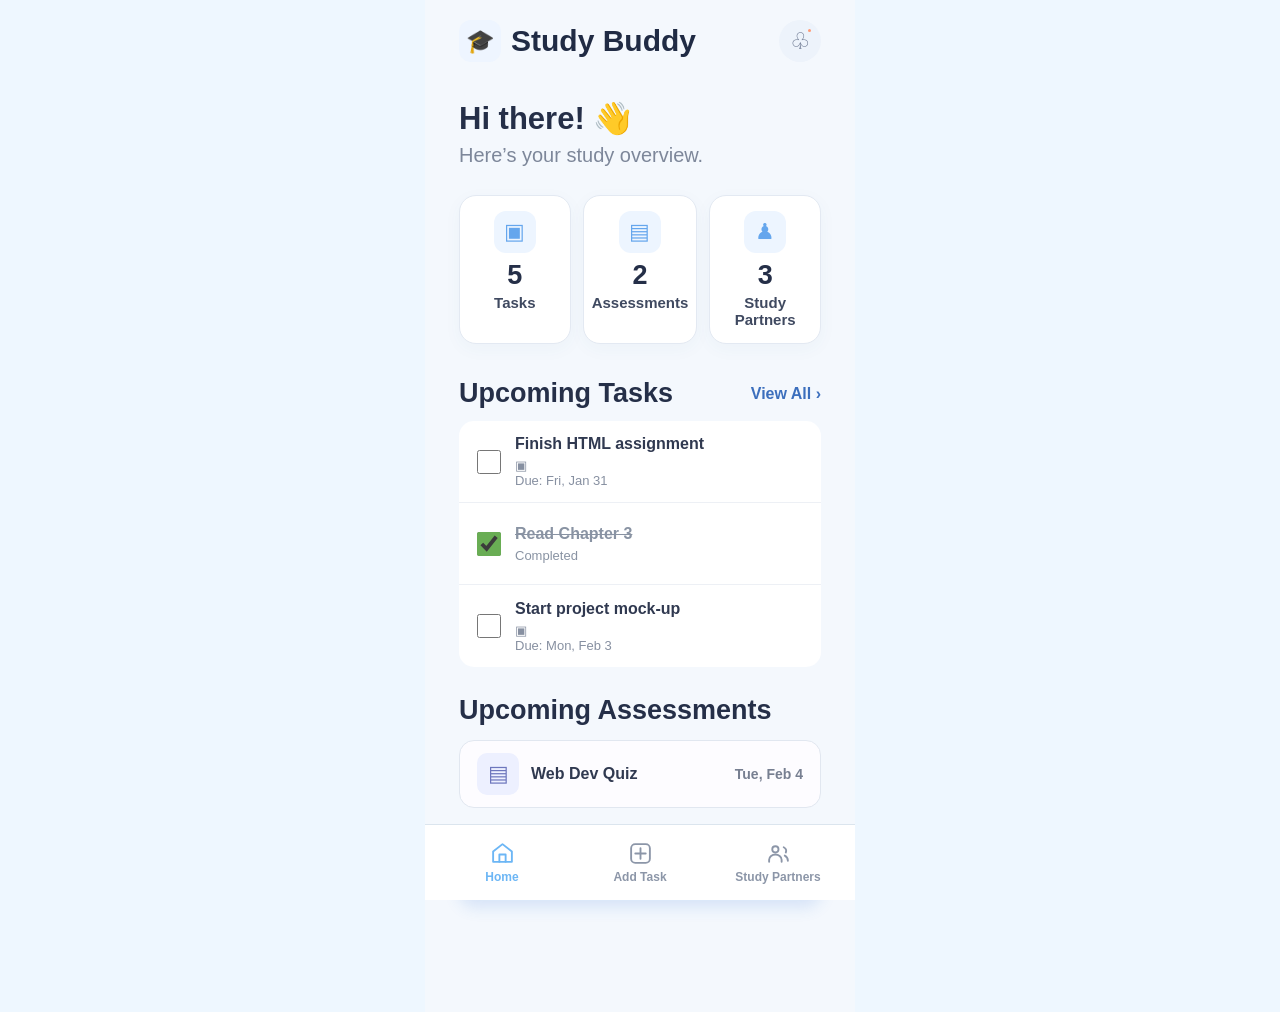
<file: index.html>
<!DOCTYPE html>
<html lang="en">
<head>
  <meta charset="UTF-8">
  <meta name="viewport" content="width=device-width, initial-scale=1.0">
  <title>Study Buddy</title>
  <link rel="stylesheet" href="css/styles.css">
</head>
<body>
  <main class="app home-page">
    <header class="home-header">
      <div class="brand">
        <span class="brand-icon" aria-hidden="true">🎓</span>
        <h1>Study Buddy</h1>
      </div>
      <button class="notification-button" type="button" aria-label="Notifications">
        <span aria-hidden="true">♧</span>
        <span class="notification-dot"></span>
      </button>
    </header>

    <section class="welcome">
      <h2>Hi there! <span aria-hidden="true">👋</span></h2>
      <p>Here’s your study overview.</p>
    </section>

    <section class="summary-grid" aria-label="Study summary">
      <article class="summary-card">
        <span class="summary-icon calendar-icon" aria-hidden="true">▣</span>
        <strong>5</strong>
        <span>Tasks</span>
      </article>
      <article class="summary-card">
        <span class="summary-icon book-icon" aria-hidden="true">▤</span>
        <strong>2</strong>
        <span>Assessments</span>
      </article>
      <article class="summary-card">
        <span class="summary-icon people-icon" aria-hidden="true">♟</span>
        <strong>3</strong>
        <span>Study Partners</span>
      </article>
    </section>

    <section class="content-section">
      <div class="section-heading">
        <h2>Upcoming Tasks</h2>
        <a href="add-task.html">View All ›</a>
      </div>

      <div class="task-list">
        <label class="task-row">
          <input type="checkbox">
          <span>
            <strong>Finish HTML assignment</strong>
            <small><span aria-hidden="true">▣</span> Due: Fri, Jan 31</small>
          </span>
        </label>
        <label class="task-row completed">
          <input type="checkbox" checked>
          <span>
            <strong>Read Chapter 3</strong>
            <small>Completed</small>
          </span>
        </label>
        <label class="task-row">
          <input type="checkbox">
          <span>
            <strong>Start project mock-up</strong>
            <small><span aria-hidden="true">▣</span> Due: Mon, Feb 3</small>
          </span>
        </label>
      </div>
    </section>

    <section class="content-section assessments-section">
      <h2>Upcoming Assessments</h2>
      <article class="assessment-card">
        <span class="assessment-icon" aria-hidden="true">▤</span>
        <strong>Web Dev Quiz</strong>
        <time datetime="2026-02-04">Tue, Feb 4</time>
      </article>
    </section>

    <a class="add-task-button" href="add-task.html">
      <span aria-hidden="true">＋</span>
      Add Task
    </a>
  </main>

  <nav class="bottom-nav" aria-label="Main navigation">
    <a class="nav-item active" href="index.html" aria-current="page">
      <svg viewBox="0 0 24 24" aria-hidden="true">
        <path d="M3 10L12 3l9 7v10H3V10Z"></path>
        <path d="M9 20v-7h6v7"></path>
      </svg>
      <span>Home</span>
    </a>
    <a class="nav-item" href="add-task.html">
      <svg viewBox="0 0 24 24" aria-hidden="true">
        <rect x="3" y="3" width="18" height="18" rx="4"></rect>
        <path d="M12 7v10M7 12h10"></path>
      </svg>
      <span>Add Task</span>
    </a>
    <a class="nav-item" href="study-partners.html">
      <svg viewBox="0 0 24 24" aria-hidden="true">
        <circle cx="9" cy="8" r="3"></circle>
        <path d="M3 20v-2c0-3 3-5 6-5s6 2 6 5v2"></path>
        <path d="M17 6c2 1 3 3 2 5M18 14c2 1 3 3 3 5"></path>
      </svg>
      <span>Study Partners</span>
    </a>
  </nav>
</body>
</html>
</file>
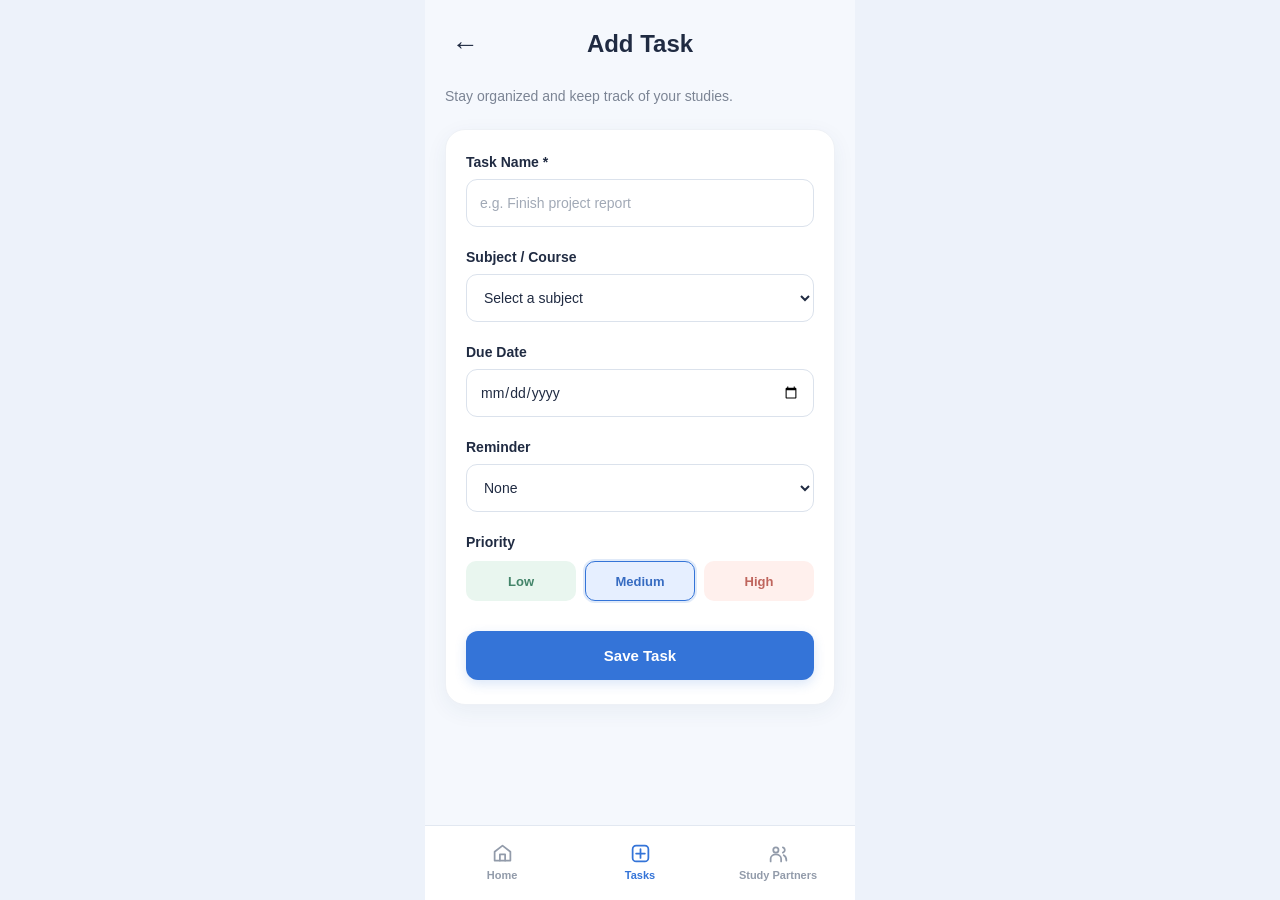
<file: add-task.html>
<!DOCTYPE html>
<html lang="en">
<head>
  <meta charset="UTF-8">
  <meta name="viewport" content="width=device-width, initial-scale=1.0">
  <title>Add Task | Study Buddy</title>
  <link rel="stylesheet" href="css/add-task.css">
</head>

<body>

  <div class="app">

    <header class="page-header">
      <a href="study-partners.html" class="back-button" aria-label="Back">
        &#8592;
      </a>
      <h1 class="page-title">Add Task</h1>
      <div class="header-spacer"></div>
    </header>

    <main class="main-content">

      <p class="page-description">
        Stay organized and keep track of your studies.
      </p>

      <section class="card">

        <form class="task-form">

          <div class="form-group">
            <label for="task-name">Task Name *</label>
            <input
              type="text"
              id="task-name"
              name="task-name"
              placeholder="e.g. Finish project report"
              required
            >
          </div>

          <div class="form-group">
            <label for="subject">Subject / Course</label>
            <select id="subject" name="subject">
              <option value="" selected disabled>
                Select a subject
              </option>
              <option value="web-development">
                Web Development
              </option>
              <option value="database">
                Database
              </option>
              <option value="programming">
                Programming
              </option>
              <option value="math">
                Mathematics
              </option>
              <option value="other">
                Other
              </option>
            </select>
          </div>

          <div class="form-group">
            <label for="due-date">Due Date</label>
            <input
              type="date"
              id="due-date"
              name="due-date"
            >
          </div>

          <div class="form-group">
            <label for="reminder">Reminder</label>
            <select id="reminder" name="reminder">
              <option value="none">None</option>
              <option value="1-hour">1 hour before</option>
              <option value="1-day">1 day before</option>
              <option value="2-days">2 days before</option>
              <option value="1-week">1 week before</option>
            </select>
          </div>

          <fieldset class="priority-fieldset">
            <legend>Priority</legend>

            <div class="priority-options">

              <label class="priority-option low">
                <input
                  type="radio"
                  name="priority"
                  value="low"
                >
                <span>Low</span>
              </label>

              <label class="priority-option medium">
                <input
                  type="radio"
                  name="priority"
                  value="medium"
                  checked
                >
                <span>Medium</span>
              </label>

              <label class="priority-option high">
                <input
                  type="radio"
                  name="priority"
                  value="high"
                >
                <span>High</span>
              </label>

            </div>
          </fieldset>

          <button type="button" class="primary-button">
            Save Task
          </button>

        </form>

      </section>

    </main>

  </div>

  <nav class="bottom-nav" aria-label="Main navigation">

    <a href="index.html" class="nav-item">
      <svg viewBox="0 0 24 24" fill="none"
           stroke="currentColor" stroke-width="2"
           stroke-linecap="round"
           stroke-linejoin="round"
           aria-hidden="true">
        <path d="M3 10L12 3L21 10V20H3V10Z"/>
        <path d="M9 20V13H15V20"/>
      </svg>
      <span>Home</span>
    </a>

    <a href="add-task.html"
       class="nav-item active"
       aria-current="page">
      <svg viewBox="0 0 24 24" fill="none"
           stroke="currentColor" stroke-width="2"
           stroke-linecap="round"
           stroke-linejoin="round"
           aria-hidden="true">
        <rect x="3" y="3" width="18"
              height="18" rx="4"/>
        <path d="M12 7V17M7 12H17"/>
      </svg>
      <span>Tasks</span>
    </a>

    <a href="study-partners.html" class="nav-item">
      <svg viewBox="0 0 24 24" fill="none"
           stroke="currentColor" stroke-width="2"
           stroke-linecap="round"
           stroke-linejoin="round"
           aria-hidden="true">
        <circle cx="9" cy="8" r="3"/>
        <path d="M3 21V18C3 15 6 13 9 13
                 C12 13 15 15 15 18V21"/>
        <path d="M17 5C20 6 20 10 17 11"/>
        <path d="M18 14C20 15 21 17 21 20"/>
      </svg>
      <span>Study Partners</span>
    </a>

  </nav>

</body>
</html>
</file>
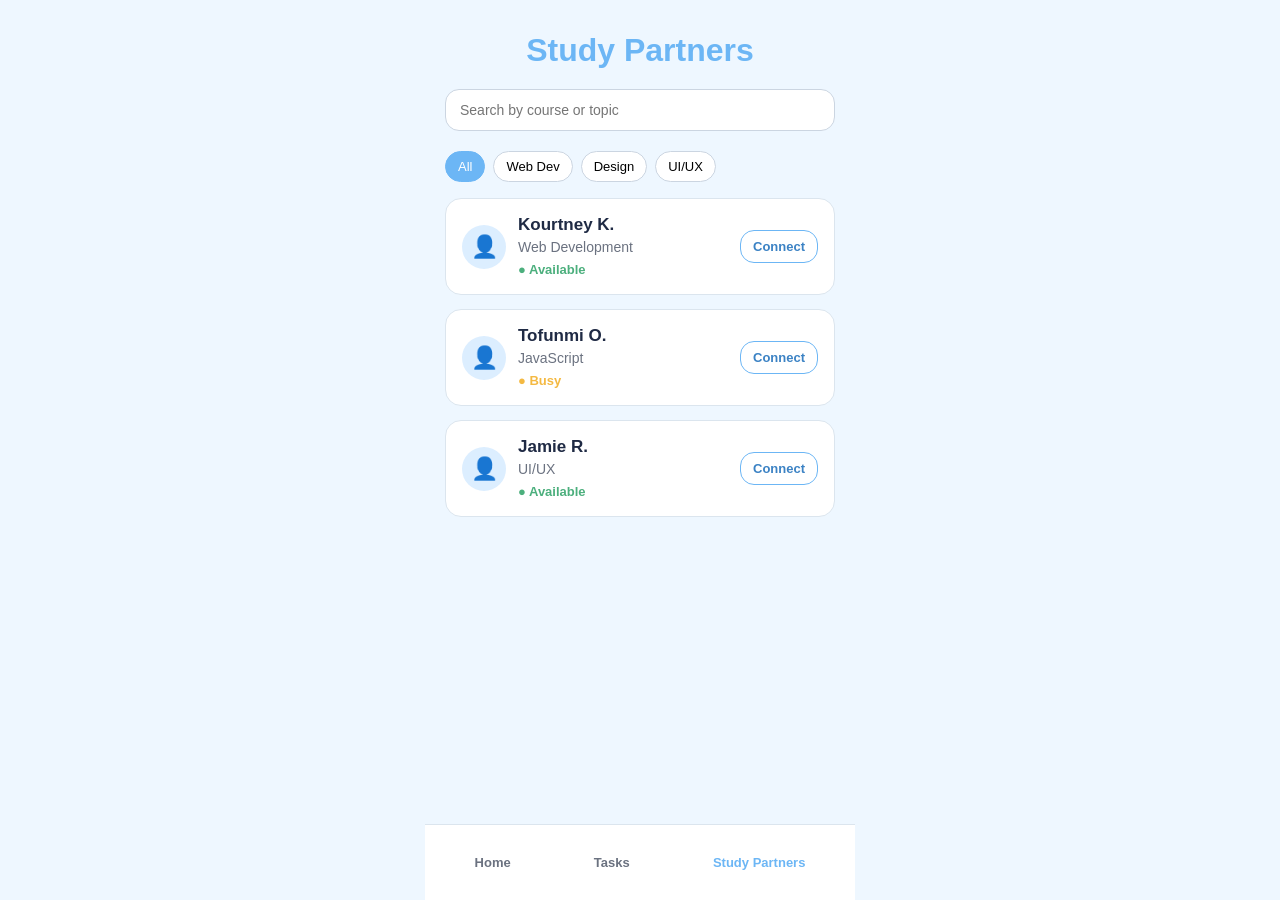
<file: study-partners.html>
<!DOCTYPE html>
<html lang="en">
<head>
  <meta charset="UTF-8">
  <meta name="viewport" content="width=device-width, initial-scale=1.0">
  <title>Study Partners</title>
  <link rel="stylesheet" href="css/styles.css">
</head>
<body>
    <main class="app">
  <h1>Study Partners</h1>
  <input
  class="search-bar"
  type="text"
  placeholder="Search by course or topic"
/>

<div class="filters">
    <button class="filter active">All</button>
    <button class="filter">Web Dev</button>
    <button class="filter">Design</button>
    <button class="filter">UI/UX</button>
  </div>
<div class="partner-card">
  <div class="avatar">👤</div>

  <div class="partner-info">
    <h2>Kourtney K.</h2>
    <p>Web Development</p>
    <span class="status available">● Available</span>
  </div>

  <button class="connect-btn">Connect</button>
</div>
<div class="partner-card">
  <div class="avatar">👤</div>

  <div class="partner-info">
    <h2>Tofunmi O.</h2>
    <p>JavaScript</p>
    <span class="status busy">● Busy</span>
  </div>

  <button class="connect-btn">Connect</button>
</div>

<div class="partner-card">
  <div class="avatar">👤</div>

  <div class="partner-info">
    <h2>Jamie R.</h2>
    <p>UI/UX</p>
    <span class="status available">● Available</span>
  </div>

  <button class="connect-btn">Connect</button>
</div>

</main>
<nav class="bottom-nav">
  <a href="index.html">Home</a>
  <a href="tasks.html">Tasks</a>
  <a href="study-partners.html" class="active">Study Partners</a>
</nav>
</body>
</html>
</file>
<file: css/styles.css>
* {
  box-sizing: border-box;
}

body {
  margin: 0;
  font-family: Arial, sans-serif;
  background-color: #eef7ff;
  color: #1f2a44;
}

.app {
  max-width: 430px;
  min-height: 100vh;
  margin: 0 auto;
  padding: 24px 20px 100px;
  background-color: #eef7ff;
}

h1 {
  text-align: center;
  color: #6cb6f5;
  margin-bottom: 24px;
}
.search-bar {
  width: 100%;
  padding: 12px 14px;
  border: 1px solid #cbd5e1;
  border-radius: 14px;
  font-size: 14px;
  background-color: #ffffff;
  margin-bottom: 12px;
}
.filters {
  display: flex;
  gap: 8px;
  margin-bottom: 18px;
}

.filter {
  border: 1px solid #cbd5e1;
  background-color: #ffffff;
  border-radius: 16px;
  padding: 7px 12px;
  font-size: 13px;
  cursor: pointer;
}

.filter.active {
  background-color: #6cb6f5;
  color: white;
  border-color: #6cb6f5;
}
.partner-card {
  display: flex;
  align-items: center;
  gap: 12px;
  background-color: #ffffff;
  border-radius: 16px;
  padding: 16px;
  margin-bottom: 14px;
  border: 1px solid #dbe5ee;
}

.avatar {
  width: 44px;
  height: 44px;
  border-radius: 50%;
  background-color: #dceeff;
  display: flex;
  align-items: center;
  justify-content: center;
  font-size: 22px;
}

.partner-info {
  flex: 1;
}

.partner-info h2 {
  margin: 0 0 4px;
  font-size: 17px;
}

.partner-info p {
  margin: 0 0 5px;
  font-size: 14px;
  color: #6b7280;
}
.status {
  font-size: 13px;
  font-weight: 600;
}

.status.available {
  color: #4caf7d;
}

.status.busy {
  color: #f4b942;
}

.connect-btn {
  border: 1px solid #6cb6f5;
  background-color: #ffffff;
  color: #3b82c4;
  border-radius: 14px;
  padding: 8px 12px;
  font-size: 13px;
  font-weight: 600;
  cursor: pointer;
}
.bottom-nav {
  position: fixed;
  bottom: 0;
  left: 50%;
  transform: translateX(-50%);
  width: 100%;
  max-width: 430px;
  display: flex;
  justify-content: space-around;
  background-color: #ffffff;
  border-top: 1px solid #dbe5ee;
  padding: 12px 8px;
}

.bottom-nav a {
  text-decoration: none;
  color: #6b7280;
  font-size: 13px;
  font-weight: 600;
}

.bottom-nav a.active {
  color: #6cb6f5;
}
.app {
  padding-top: 32px;
}

h1 {
  margin-top: 0;
  margin-bottom: 20px;
}

.filters {
  margin-top: 8px;
  margin-bottom: 16px;
}

/* Home / dashboard screen */
.home-page {
  padding: 20px 34px 112px;
  background: #f4f8fd;
}

.home-header,
.brand,
.section-heading,
.task-row,
.assessment-card {
  display: flex;
  align-items: center;
}

.home-header {
  justify-content: space-between;
  margin-bottom: 38px;
}

.brand {
  gap: 10px;
}

.brand-icon {
  display: grid;
  width: 42px;
  height: 42px;
  place-items: center;
  border-radius: 12px;
  background: #eef5ff;
  font-size: 23px;
}

.brand h1 {
  margin: 0;
  color: #202b44;
  font-size: 30px;
  text-align: left;
}

.notification-button {
  position: relative;
  width: 42px;
  height: 42px;
  border: 0;
  border-radius: 50%;
  background: #edf3fb;
  color: #6c7891;
  font-size: 23px;
}

.notification-dot {
  position: absolute;
  right: 8px;
  top: 7px;
  width: 7px;
  height: 7px;
  border: 2px solid #edf3fb;
  border-radius: 50%;
  background: #ff9a75;
}

.welcome {
  margin-bottom: 28px;
}

.welcome h2 {
  margin: 0 0 7px;
  color: #252f48;
  font-size: 31px;
}

.welcome p {
  margin: 0;
  color: #7d879a;
  font-size: 20px;
}

.summary-grid {
  display: grid;
  grid-template-columns: repeat(3, 1fr);
  gap: 12px;
  margin-bottom: 34px;
}

.summary-card {
  min-height: 132px;
  padding: 15px 8px;
  border: 1px solid #e3e9f2;
  border-radius: 17px;
  background: #fff;
  text-align: center;
  box-shadow: 0 5px 18px rgba(63, 91, 130, 0.04);
}

.summary-card,
.summary-icon {
  display: flex;
  flex-direction: column;
  align-items: center;
}

.summary-icon {
  justify-content: center;
  width: 42px;
  height: 42px;
  margin-bottom: 7px;
  border-radius: 12px;
  background: #edf5ff;
  color: #65a6ed;
  font-size: 22px;
}

.summary-card strong {
  margin-bottom: 3px;
  color: #252f48;
  font-size: 27px;
}

.summary-card span:last-child {
  color: #3f4960;
  font-size: 15px;
  font-weight: 700;
}

.content-section {
  margin-bottom: 28px;
}

.section-heading {
  justify-content: space-between;
  margin-bottom: 12px;
}

.content-section h2 {
  margin: 0;
  color: #252f48;
  font-size: 27px;
}

.section-heading a {
  color: #3c6fbd;
  font-size: 16px;
  font-weight: 700;
  text-decoration: none;
}

.task-list {
  overflow: hidden;
  border-radius: 15px;
  background: #fff;
}

.task-row {
  min-height: 82px;
  gap: 14px;
  padding: 13px 18px;
  border-bottom: 1px solid #edf0f5;
}

.task-row:last-child {
  border-bottom: 0;
}

.task-row input {
  width: 24px;
  height: 24px;
  margin: 0;
  accent-color: #69ad54;
}

.task-row span {
  display: flex;
  flex-direction: column;
  gap: 5px;
}

.task-row strong {
  color: #303950;
  font-size: 16px;
}

.task-row small {
  color: #8790a1;
  font-size: 13px;
}

.task-row.completed strong,
.task-row.completed small {
  color: #8993a3;
}

.task-row.completed strong {
  text-decoration: line-through;
}

.assessments-section h2 {
  margin-bottom: 14px;
}

.assessment-card {
  min-height: 68px;
  gap: 12px;
  padding: 10px 17px;
  border: 1px solid #e1e7f0;
  border-radius: 15px;
  background: #fdfcff;
}

.assessment-icon {
  display: grid;
  width: 42px;
  height: 42px;
  place-items: center;
  border-radius: 10px;
  background: #edf0ff;
  color: #6d76bd;
  font-size: 22px;
}

.assessment-card strong {
  flex: 1;
  color: #303950;
  font-size: 16px;
}

.assessment-card time {
  color: #777f91;
  font-size: 14px;
  font-weight: 700;
}

.add-task-button {
  display: flex;
  width: 100%;
  min-height: 64px;
  align-items: center;
  justify-content: center;
  gap: 12px;
  border-radius: 16px;
  background: #3474d8;
  color: #fff;
  font-size: 18px;
  font-weight: 700;
  text-decoration: none;
  box-shadow: 0 7px 16px rgba(52, 116, 216, 0.16);
}

.add-task-button span {
  font-size: 27px;
  font-weight: 400;
}

.bottom-nav {
  max-width: 430px;
  min-height: 76px;
  align-items: center;
  padding: 7px 8px 8px;
}

.bottom-nav .nav-item {
  display: flex;
  flex: 1;
  flex-direction: column;
  align-items: center;
  gap: 4px;
  color: #8c96a8;
  font-size: 12px;
}

.bottom-nav .nav-item svg {
  width: 25px;
  height: 25px;
  fill: none;
  stroke: currentColor;
  stroke-width: 1.8;
  stroke-linecap: round;
  stroke-linejoin: round;
}

@media (max-width: 360px) {
  .home-page {
    padding-left: 18px;
    padding-right: 18px;
  }

  .brand h1,
  .welcome h2,
  .content-section h2 {
    font-size: 24px;
  }

  .welcome p {
    font-size: 17px;
  }

  .summary-card {
    min-height: 118px;
  }

  .summary-card span:last-child {
    font-size: 12px;
  }
}
</file>
<file: css/add-task.css>
:root {
  --primary: #3474d8;
  --primary-dark: #245fbd;
  --background: #f5f8fd;
  --surface: #ffffff;
  --text: #202b42;
  --muted: #7b8494;
  --border: #e2e8f1;
}

* {
  box-sizing: border-box;
}

body {
  margin: 0;
  background: #edf2fa;
  color: var(--text);
  font-family: Inter, Arial, sans-serif;
}

.app {
  width: 100%;
  max-width: 430px;
  min-height: 100vh;
  margin: 0 auto;
  padding: 24px 20px 110px;
  background: var(--background);
}

.page-header {
  display: flex;
  align-items: center;
  justify-content: space-between;
  margin-bottom: 22px;
}

.back-button {
  width: 40px;
  height: 40px;
  display: flex;
  align-items: center;
  justify-content: center;
  color: var(--text);
  text-decoration: none;
  font-size: 27px;
  border-radius: 12px;
}

.back-button:hover {
  background: #e7effc;
}

.page-title {
  margin: 0;
  font-size: 24px;
  font-weight: 700;
}

.header-spacer {
  width: 40px;
}

.page-description {
  margin: 0 0 22px;
  color: var(--muted);
  font-size: 14px;
  line-height: 1.5;
}

.card {
  background: var(--surface);
  border: 1px solid #eef1f6;
  border-radius: 20px;
  padding: 24px 20px;
  box-shadow: 0 6px 22px rgba(32, 60, 110, 0.06);
}

.task-form {
  display: flex;
  flex-direction: column;
  gap: 22px;
}

.form-group {
  display: flex;
  flex-direction: column;
  gap: 9px;
}

.form-group label,
.priority-fieldset legend {
  font-size: 14px;
  font-weight: 600;
  color: var(--text);
}

.form-group input,
.form-group select {
  width: 100%;
  height: 48px;
  padding: 0 13px;
  border: 1px solid #dbe2ec;
  border-radius: 11px;
  background: #ffffff;
  color: var(--text);
  font-family: inherit;
  font-size: 14px;
  outline: none;
}

.form-group input::placeholder {
  color: #a1a9b6;
}

.form-group input:focus,
.form-group select:focus {
  border-color: var(--primary);
  box-shadow: 0 0 0 3px rgba(52, 116, 216, 0.12);
}

.priority-fieldset {
  border: none;
  padding: 0;
  margin: 0;
  min-width: 0;
}

.priority-fieldset legend {
  padding: 0;
  margin-bottom: 11px;
}

.priority-options {
  display: flex;
  gap: 9px;
}

.priority-option {
  flex: 1;
  position: relative;
  cursor: pointer;
}

.priority-option input {
  position: absolute;
  opacity: 0;
  width: 1px;
  height: 1px;
}

.priority-option span {
  display: flex;
  align-items: center;
  justify-content: center;
  min-height: 40px;
  border-radius: 10px;
  border: 1px solid transparent;
  font-size: 13px;
  font-weight: 600;
}

.priority-option.low span {
  background: #e9f6ef;
  color: #438469;
}

.priority-option.medium span {
  background: #e6efff;
  color: #376cc2;
}

.priority-option.high span {
  background: #fff0ed;
  color: #bf655d;
}

.priority-option input:checked + span {
  border-color: var(--primary);
  box-shadow: 0 0 0 2px rgba(52, 116, 216, 0.15);
}

.priority-option input:focus-visible + span {
  outline: 2px solid var(--primary);
  outline-offset: 3px;
}

.primary-button {
  display: block;
  width: 100%;
  min-height: 49px;
  margin-top: 8px;
  padding: 12px;
  border: none;
  border-radius: 12px;
  background: var(--primary);
  color: white;
  font-family: inherit;
  font-size: 15px;
  font-weight: 700;
  cursor: pointer;
  box-shadow: 0 4px 12px rgba(52, 116, 216, 0.18);
}

.primary-button:hover {
  background: var(--primary-dark);
}

.primary-button:active {
  transform: scale(0.99);
}

.bottom-nav {
  position: fixed;
  bottom: 0;
  left: 50%;
  transform: translateX(-50%);
  width: 100%;
  max-width: 430px;
  min-height: 75px;
  padding: 10px 8px max(12px, env(safe-area-inset-bottom));
  display: flex;
  align-items: center;
  justify-content: space-around;
  background: #ffffff;
  border-top: 1px solid var(--border);
  z-index: 10;
}

.nav-item {
  flex: 1;
  display: flex;
  flex-direction: column;
  align-items: center;
  justify-content: center;
  gap: 5px;
  min-height: 48px;
  color: #929baa;
  text-align: center;
  text-decoration: none;
  font-size: 11px;
  font-weight: 600;
}

.nav-item svg {
  width: 21px;
  height: 21px;
}

.nav-item.active {
  color: var(--primary);
}

.nav-item:hover {
  color: var(--primary-dark);
}

@media (max-width: 360px) {
  .app {
    padding-left: 15px;
    padding-right: 15px;
  }

  .card {
    padding: 20px 15px;
  }

  .priority-options {
    gap: 6px;
  }

  .nav-item {
    font-size: 10px;
  }
}
</file>
